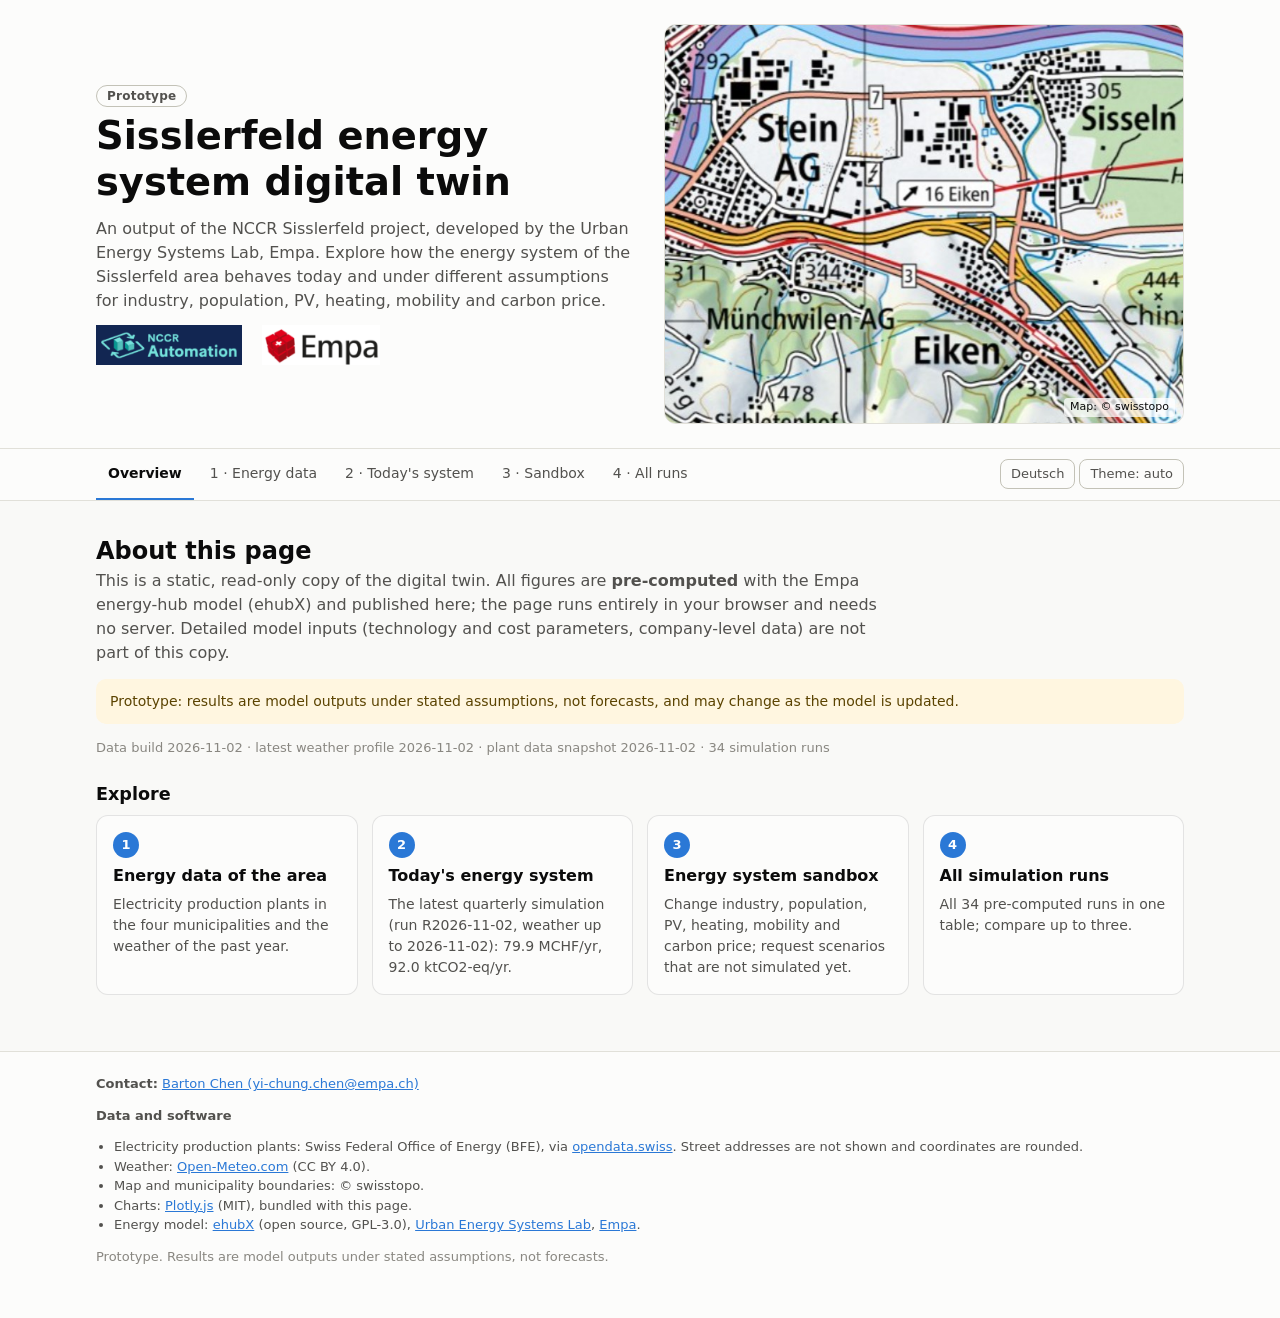
<file: site/index.html>
<!doctype html>
<html lang="en">
<head>
  <meta charset="utf-8">
  <meta name="viewport" content="width=device-width, initial-scale=1">
  <title data-i18n="title.home">Sisslerfeld Energy Digital Twin</title>
  <meta name="description" content="Interactive, public view of the energy system digital twin of the Sisslerfeld area (NCCR / Empa). Pre-computed simulation results; no live data processing.">
  <link rel="stylesheet" href="css/style.css">
</head>
<body data-page="home">
  <header class="hero">
    <div class="wrap hero-body">
      <div class="hero-text">
        <div>
          <span class="badge" data-i18n="hero.badge">Prototype</span>
          <h1 data-i18n="hero.h1">Sisslerfeld energy system digital twin</h1>
        </div>
        <p class="lead" data-i18n="hero.lead" style="color:var(--text-2);max-width:78ch;margin:0">
          An output of the NCCR Sisslerfeld project, developed by the Urban Energy Systems Lab, Empa.
          Explore how the energy system of the Sisslerfeld area behaves today and under different
          assumptions for industry, population, PV, heating, mobility and carbon price.
        </p>
        <div class="logos">
          <img src="assets/nccr_logo.png" alt="NCCR">
          <img src="assets/empa_logo.png" alt="Empa">
        </div>
      </div>
      <figure class="hero-map">
        <img src="assets/sisslerfeld_map.png" width="732" height="562"
             alt="Topographic map of the Sisslerfeld area: Stein, Sisseln, Eiken and Münchwilen">
        <figcaption data-i18n="hero.map">Map: &copy; swisstopo</figcaption>
      </figure>
    </div>
  </header>

  <nav class="topnav" aria-label="Pages">
    <div class="wrap">
      <a href="index.html" data-i18n="nav.home" class="brand" aria-current="page">Overview</a>
      <a href="data.html" data-i18n="nav.data">1 &middot; Energy data</a>
      <a href="today.html" data-i18n="nav.today">2 &middot; Today's system</a>
      <a href="sandbox.html" data-i18n="nav.sandbox">3 &middot; Sandbox</a>
      <a href="runs.html" data-i18n="nav.runs">4 &middot; All runs</a>
      <span class="spacer"></span>
      <button id="lang-btn" type="button" lang="de">Deutsch</button>
      <button id="theme-btn" type="button" aria-label="Switch colour theme">Theme: auto</button>
    </div>
  </nav>

  <div id="fatal" role="alert"></div>
  <noscript data-i18n="noscript">This page needs JavaScript to draw its charts.</noscript>

  <main>
    <section class="block" id="about">
      <div class="wrap">
        <h2 data-i18n="about.h2">About this page</h2>
        <p class="lead" data-i18n="about.lead">
          This is a static, read-only copy of the digital twin. All figures are <strong>pre-computed</strong>
          with the Empa energy-hub model (ehubX) and published here; the page runs entirely in your browser
          and needs no server. Detailed model inputs (technology and cost parameters, company-level data) are
          not part of this copy.
        </p>
        <div class="notice" id="data-notice"></div>
        <p class="meta" id="about-meta"></p>

        <h3 class="group" data-i18n="about.explore">Explore</h3>
        <div class="explore">
          <a class="go" href="data.html">
            <span class="n">1</span><strong data-i18n="go.data.t">Energy data of the area</strong>
            <span data-i18n="go.data.d">Electricity production plants in the four municipalities and the weather of the past year.</span>
          </a>
          <a class="go" href="today.html">
            <span class="n">2</span><strong data-i18n="go.today.t">Today's energy system</strong>
            <span id="go-today">The latest quarterly simulation with the weather of the past 365 days.</span>
          </a>
          <a class="go" href="sandbox.html">
            <span class="n">3</span><strong data-i18n="go.sandbox.t">Energy system sandbox</strong>
            <span data-i18n="go.sandbox.d">Change industry, population, PV, heating, mobility and carbon price; request scenarios that are not simulated yet.</span>
          </a>
          <a class="go" href="runs.html">
            <span class="n">4</span><strong data-i18n="go.runs.t">All simulation runs</strong>
            <span id="go-runs">Every pre-computed run in one table; compare up to three.</span>
          </a>
        </div>
      </div>
    </section>
  </main>

  <footer id="site-footer"></footer>

  <script src="config.js"></script>
  <script src="js/i18n.js"></script>
  <script src="js/data.js"></script>
  <script src="data/manifest.js"></script>
  <script src="js/charts.js"></script>
  <script src="js/app.js"></script>
</body>
</html>
</file>
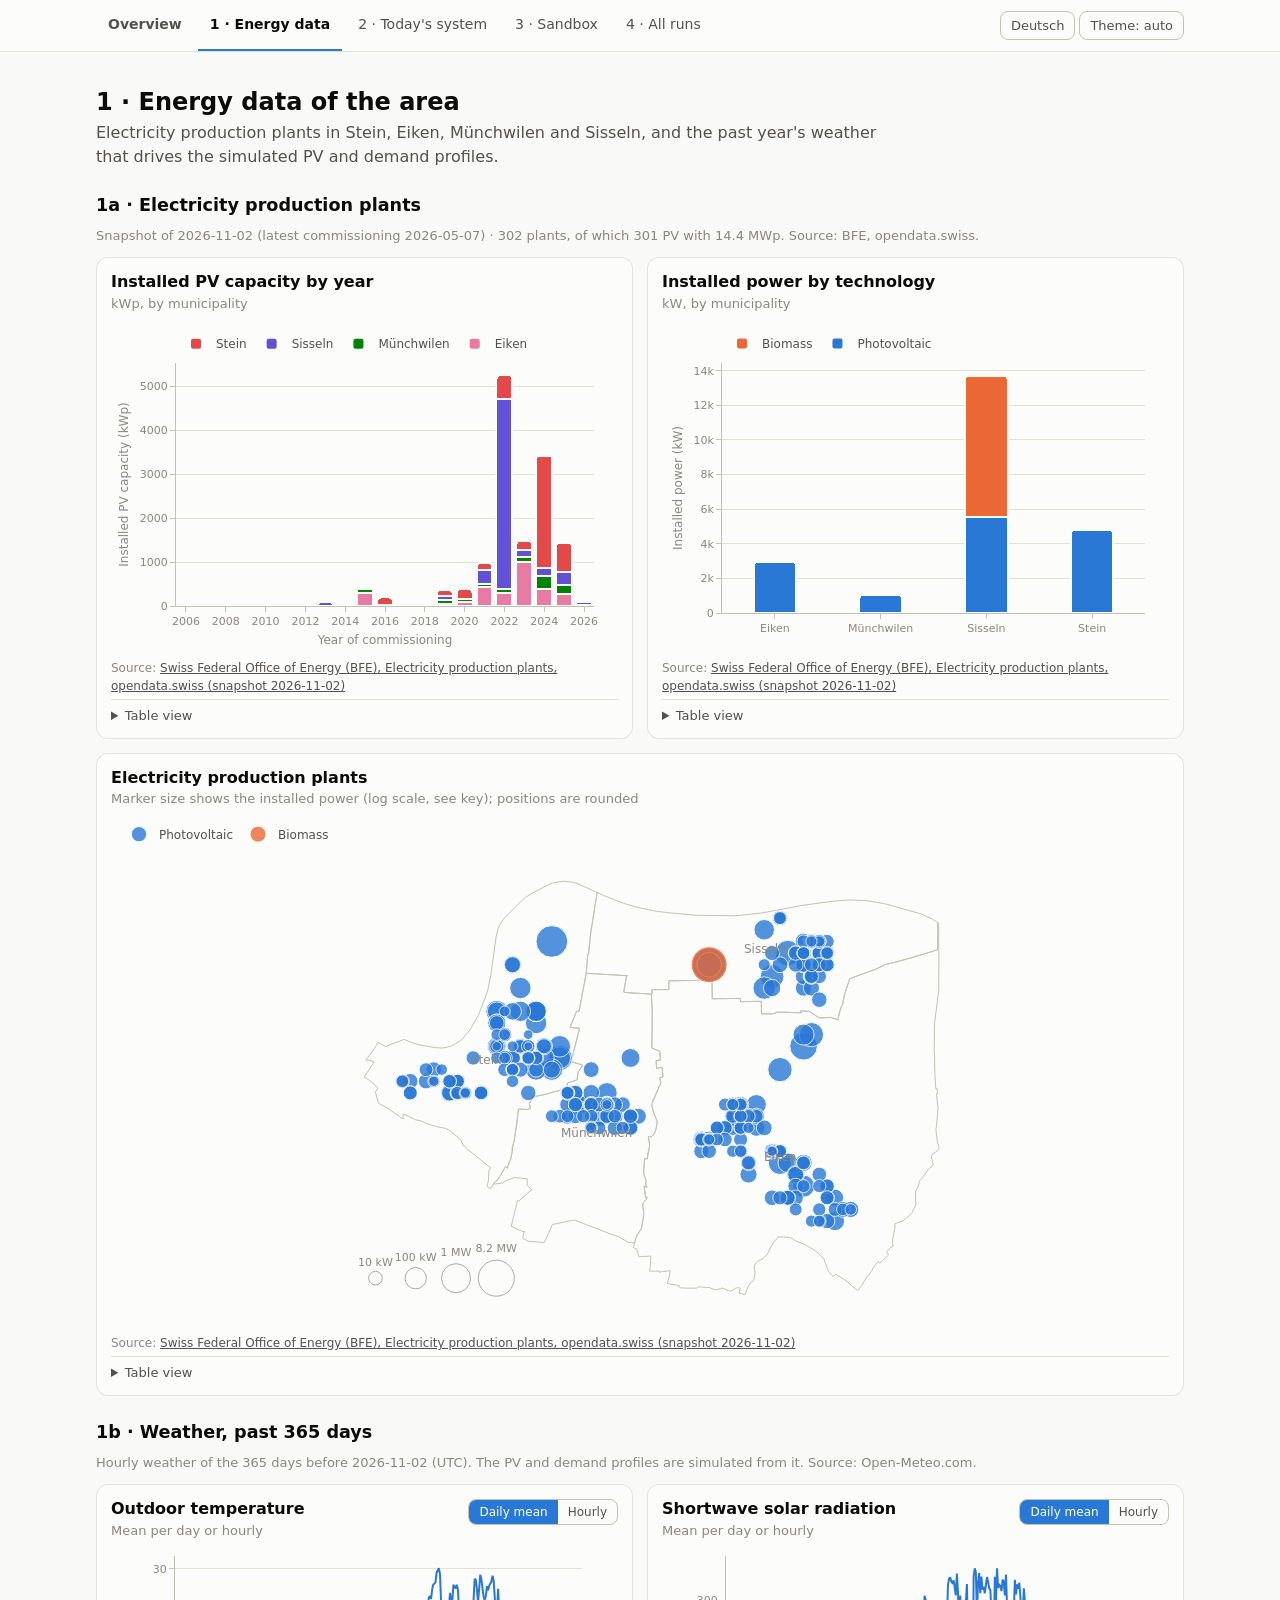
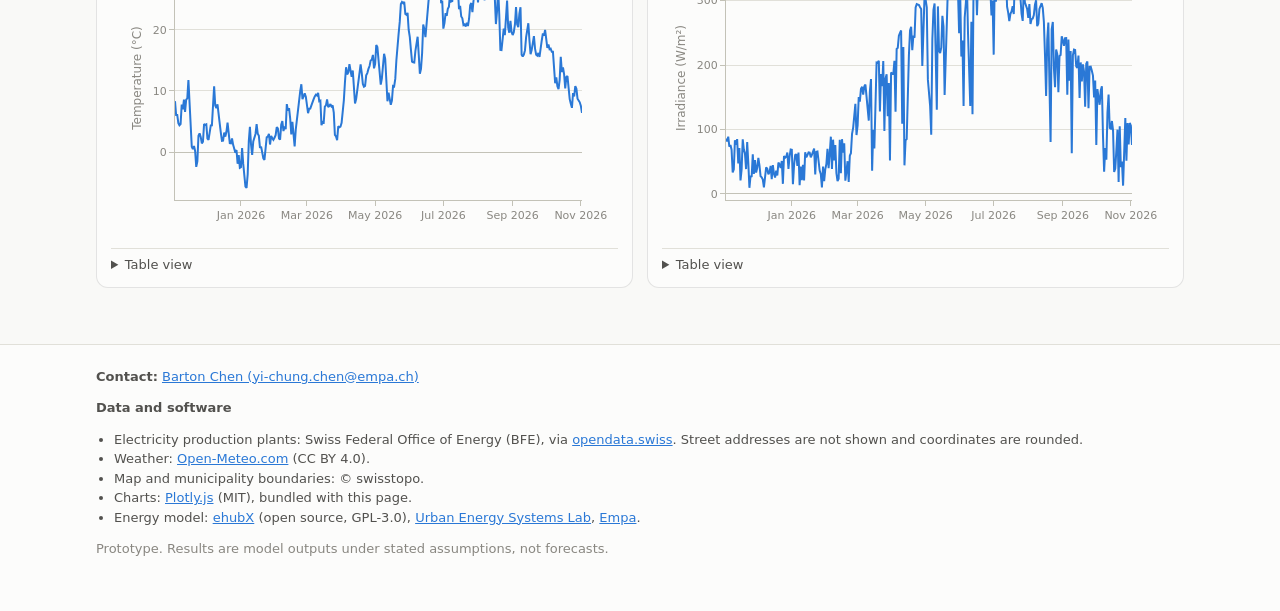
<file: site/data.html>
<!doctype html>
<html lang="en">
<head>
  <meta charset="utf-8">
  <meta name="viewport" content="width=device-width, initial-scale=1">
  <title data-i18n="title.data">Energy data · Sisslerfeld Energy Digital Twin</title>
  <meta name="description" content="Electricity production plants and the weather of the past year in the Sisslerfeld area.">
  <link rel="stylesheet" href="css/style.css">
</head>
<body data-page="data">
  <nav class="topnav" aria-label="Pages">
    <div class="wrap">
      <a href="index.html" data-i18n="nav.home" class="brand">Overview</a>
      <a href="data.html" data-i18n="nav.data" aria-current="page">1 &middot; Energy data</a>
      <a href="today.html" data-i18n="nav.today">2 &middot; Today's system</a>
      <a href="sandbox.html" data-i18n="nav.sandbox">3 &middot; Sandbox</a>
      <a href="runs.html" data-i18n="nav.runs">4 &middot; All runs</a>
      <span class="spacer"></span>
      <button id="lang-btn" type="button" lang="de">Deutsch</button>
      <button id="theme-btn" type="button" aria-label="Switch colour theme">Theme: auto</button>
    </div>
  </nav>

  <div id="fatal" role="alert"></div>
  <noscript data-i18n="noscript">This page needs JavaScript to draw its charts.</noscript>

  <main>
    <section class="block" id="live">
      <div class="wrap">
        <h2 data-i18n="data.h2">1 &middot; Energy data of the area</h2>
        <p class="lead" data-i18n="data.lead">Electricity production plants in Stein, Eiken, Münchwilen and Sisseln, and the past year's weather
          that drives the simulated PV and demand profiles.</p>

        <h3 class="group" data-i18n="data.h3a">1a &middot; Electricity production plants</h3>
        <p class="meta" id="plants-meta"></p>
        <div class="grid two" id="plants-grid"></div>
        <div style="margin-top:14px" id="plants-map"></div>

        <h3 class="group" data-i18n="data.h3b">1b &middot; Weather, past 365 days</h3>
        <p class="meta" id="weather-meta"></p>
        <div class="grid two" id="weather-grid"></div>
      </div>
    </section>
  </main>

  <footer id="site-footer"></footer>

  <script src="config.js"></script>
  <script src="js/i18n.js"></script>
  <script src="js/data.js"></script>
  <script src="data/manifest.js"></script>
  <script src="vendor/plotly-cartesian.min.js"></script>
  <script src="js/charts.js"></script>
  <script src="js/app.js"></script>
</body>
</html>
</file>
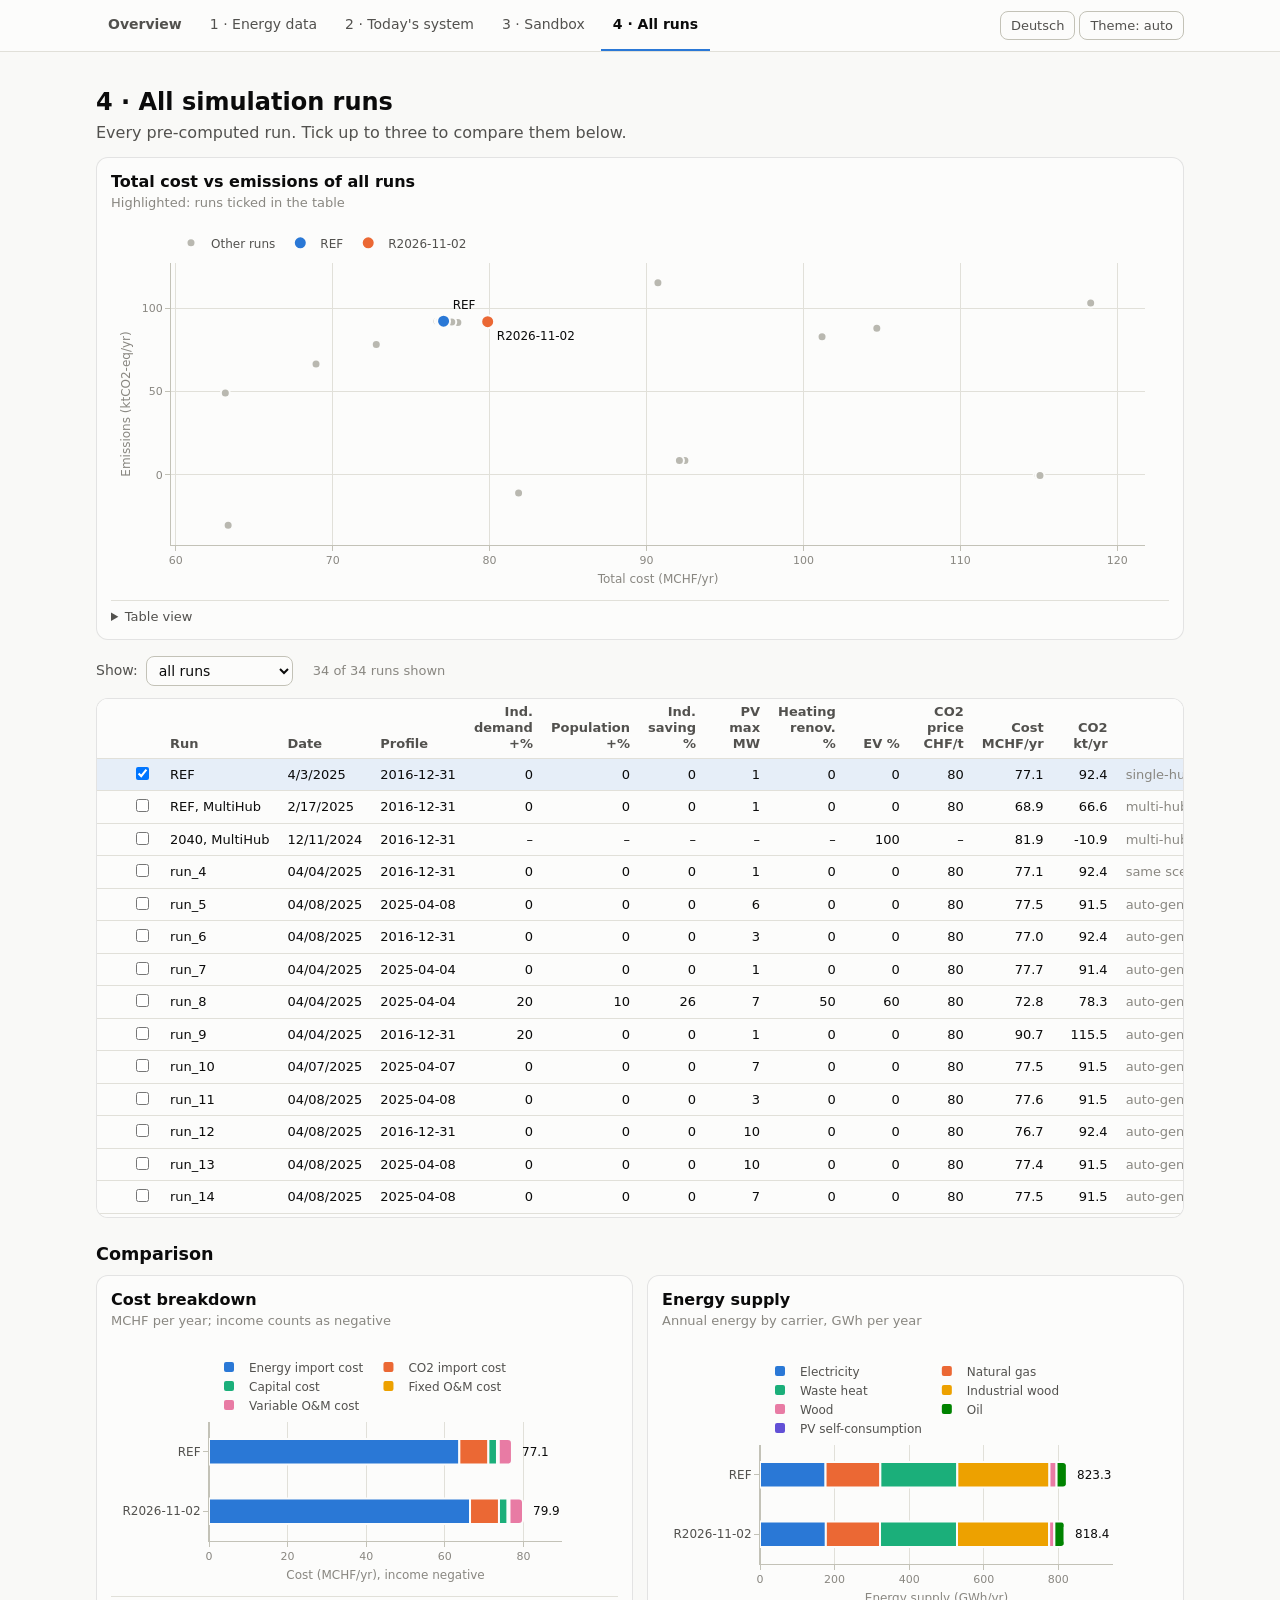
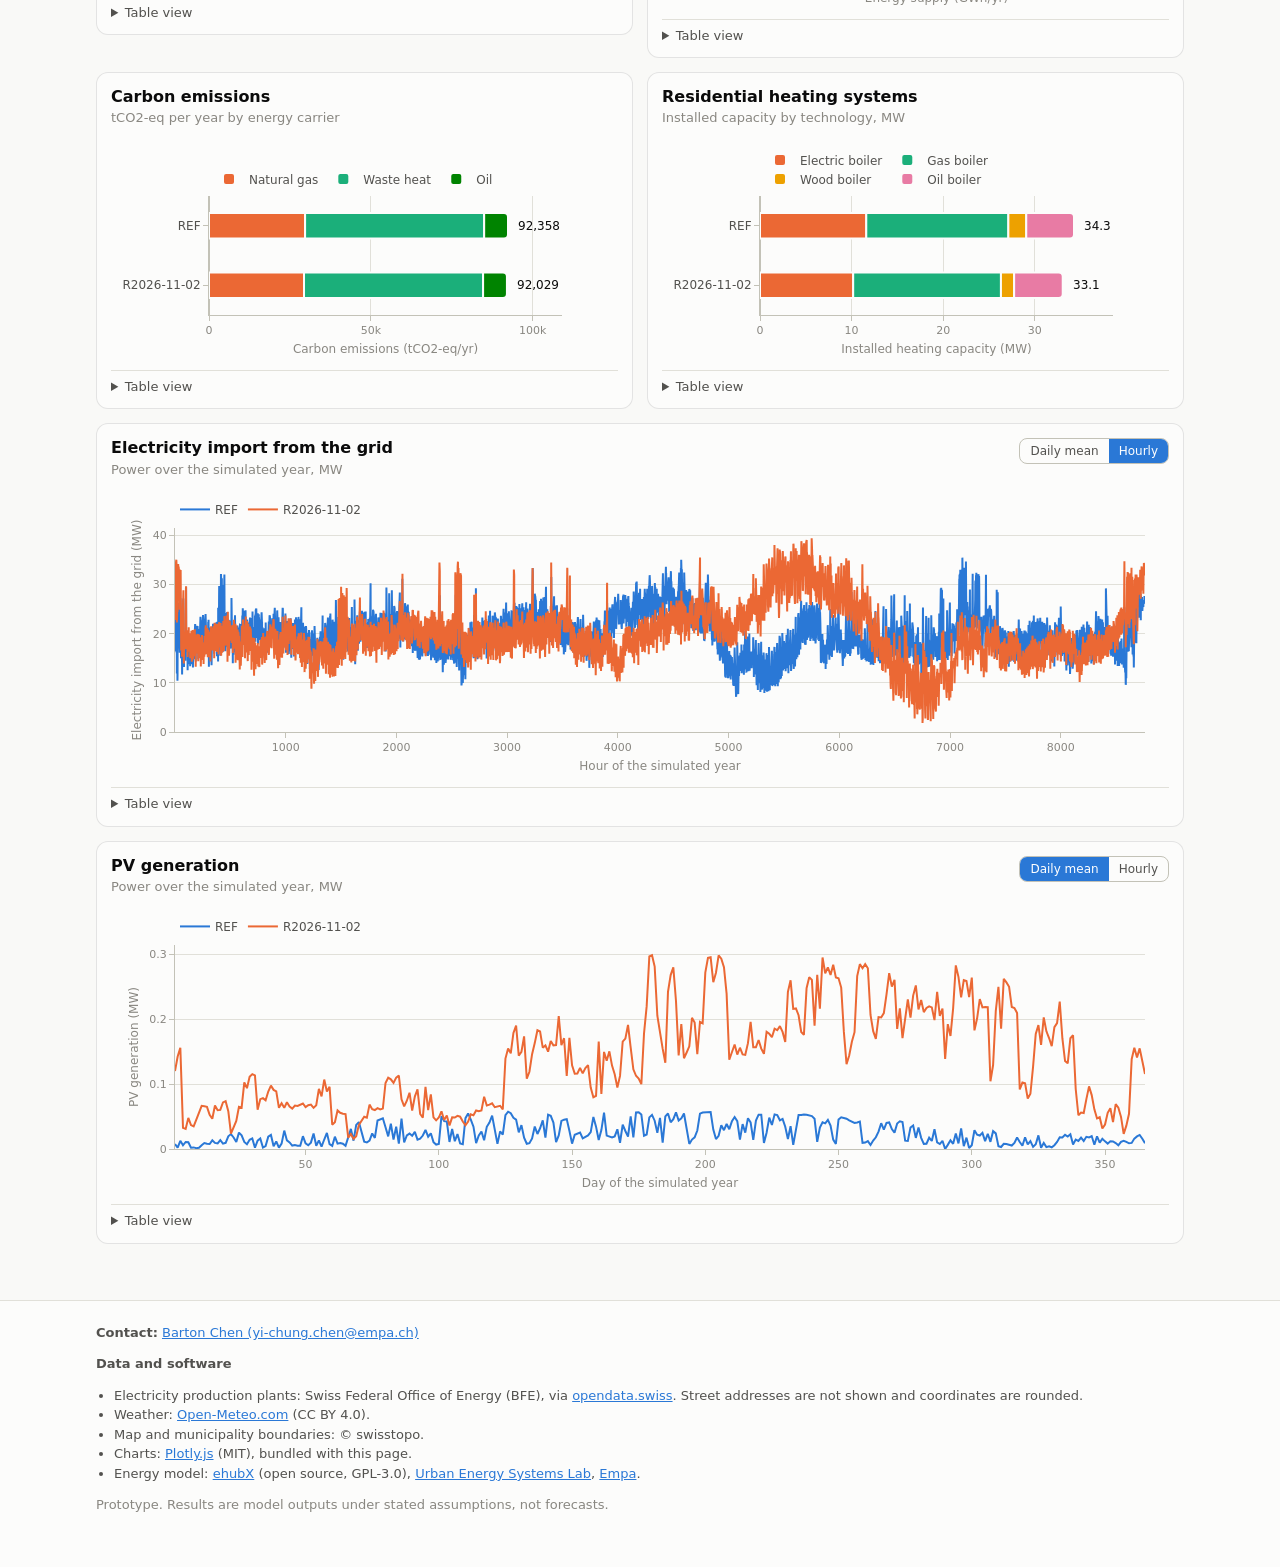
<file: site/runs.html>
<!doctype html>
<html lang="en">
<head>
  <meta charset="utf-8">
  <meta name="viewport" content="width=device-width, initial-scale=1">
  <title data-i18n="title.runs">All runs · Sisslerfeld Energy Digital Twin</title>
  <meta name="description" content="All pre-computed simulation runs of the Sisslerfeld energy digital twin; compare up to three.">
  <link rel="stylesheet" href="css/style.css">
</head>
<body data-page="runs">
  <nav class="topnav" aria-label="Pages">
    <div class="wrap">
      <a href="index.html" data-i18n="nav.home" class="brand">Overview</a>
      <a href="data.html" data-i18n="nav.data">1 &middot; Energy data</a>
      <a href="today.html" data-i18n="nav.today">2 &middot; Today's system</a>
      <a href="sandbox.html" data-i18n="nav.sandbox">3 &middot; Sandbox</a>
      <a href="runs.html" data-i18n="nav.runs" aria-current="page">4 &middot; All runs</a>
      <span class="spacer"></span>
      <button id="lang-btn" type="button" lang="de">Deutsch</button>
      <button id="theme-btn" type="button" aria-label="Switch colour theme">Theme: auto</button>
    </div>
  </nav>

  <div id="fatal" role="alert"></div>
  <noscript data-i18n="noscript">This page needs JavaScript to draw its charts.</noscript>

  <main>
    <section class="block" id="runs">
      <div class="wrap">
        <h2 data-i18n="runs.h2">4 &middot; All simulation runs</h2>
        <p class="lead" data-i18n="runs.lead">Every pre-computed run. Tick up to three to compare them below.</p>
        <div id="runs-overview"></div>
        <div class="toolbar" style="margin-top:16px">
          <label><span data-i18n="runs.show">Show:</span>
            <select id="runs-filter">
              <option value="all" data-i18n="runs.all">all runs</option>
              <option value="single-hub" data-i18n="runs.single">single-hub runs</option>
              <option value="multi-hub" data-i18n="runs.multi">multi-hub runs</option>
            </select>
          </label>
          <span class="meta" id="runs-count"></span>
        </div>
        <div class="runs-wrap"><table class="runs" id="runs-table"></table></div>
        <h3 class="group" data-i18n="runs.compare">Comparison</h3>
        <div id="runs-compare"></div>
      </div>
    </section>
  </main>

  <footer id="site-footer"></footer>

  <script src="config.js"></script>
  <script src="js/i18n.js"></script>
  <script src="js/data.js"></script>
  <script src="data/manifest.js"></script>
  <script src="vendor/plotly-cartesian.min.js"></script>
  <script src="js/charts.js"></script>
  <script src="js/app.js"></script>
</body>
</html>
</file>
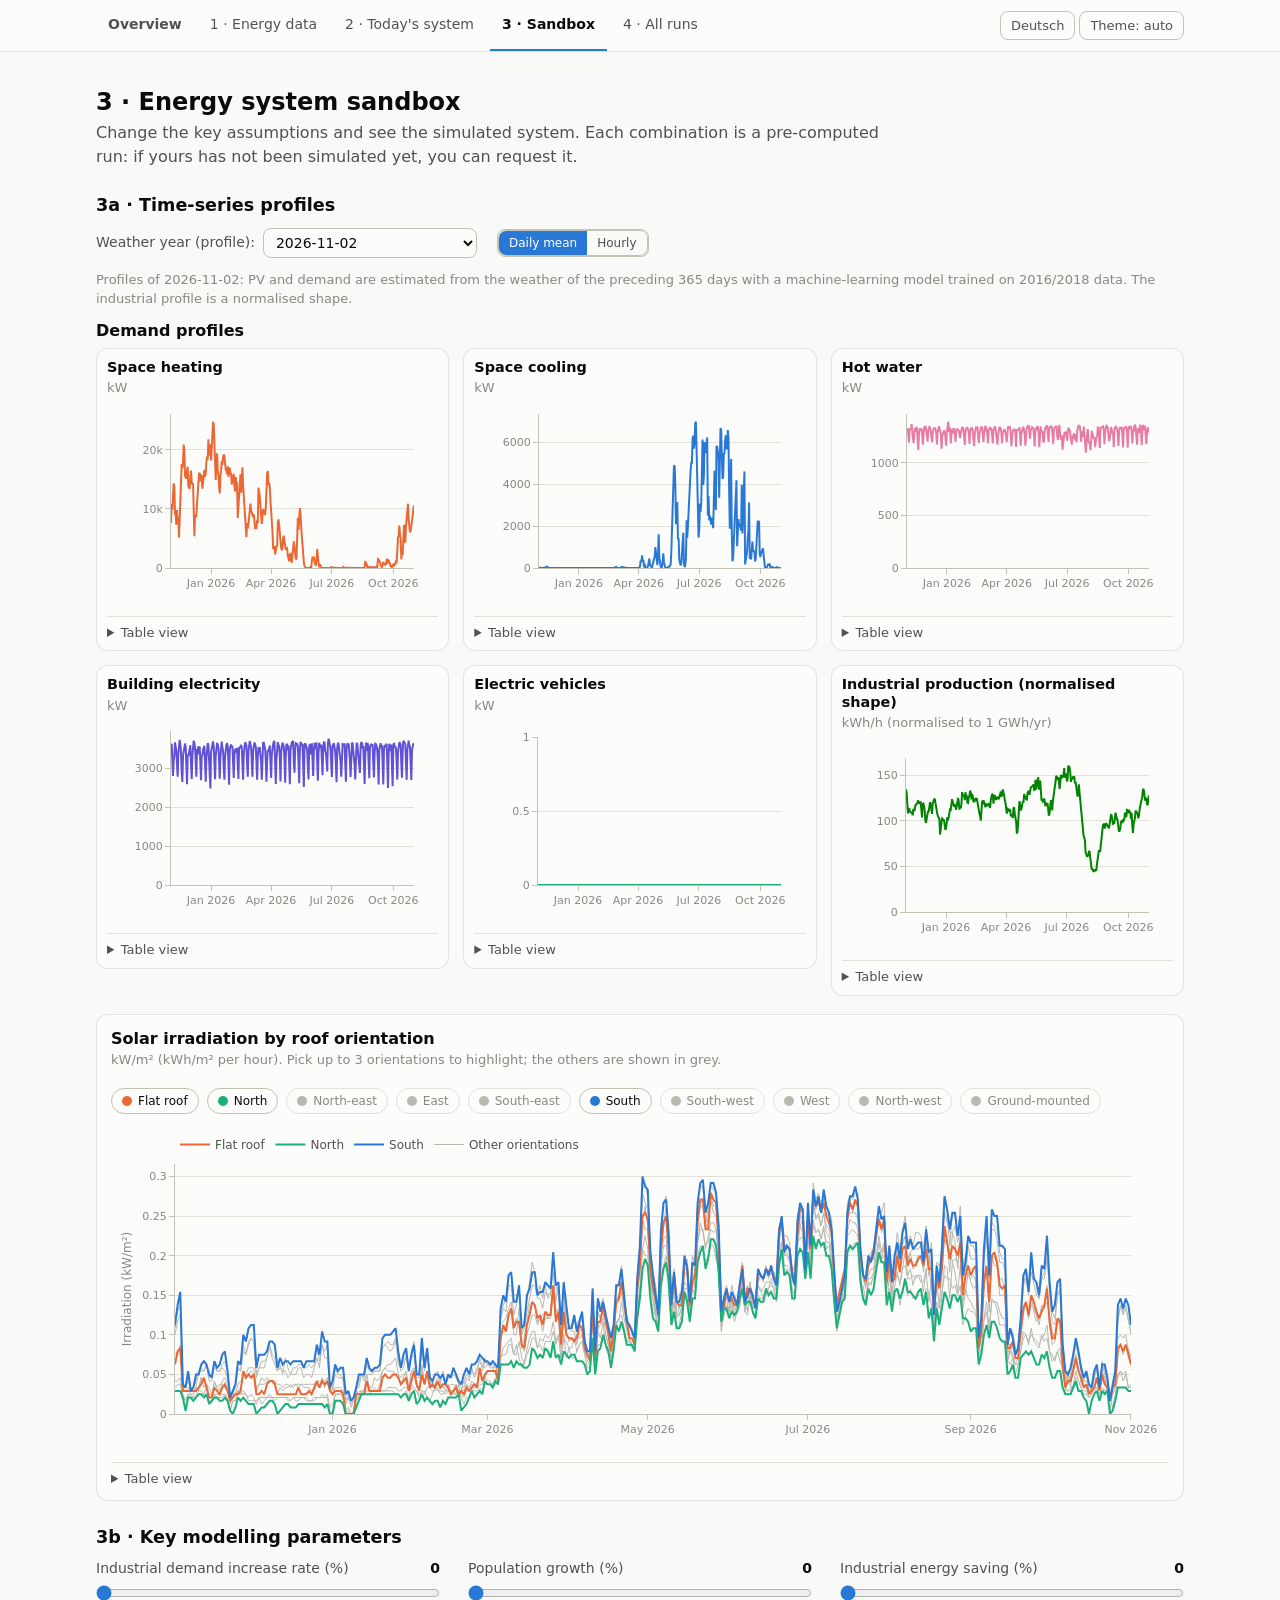
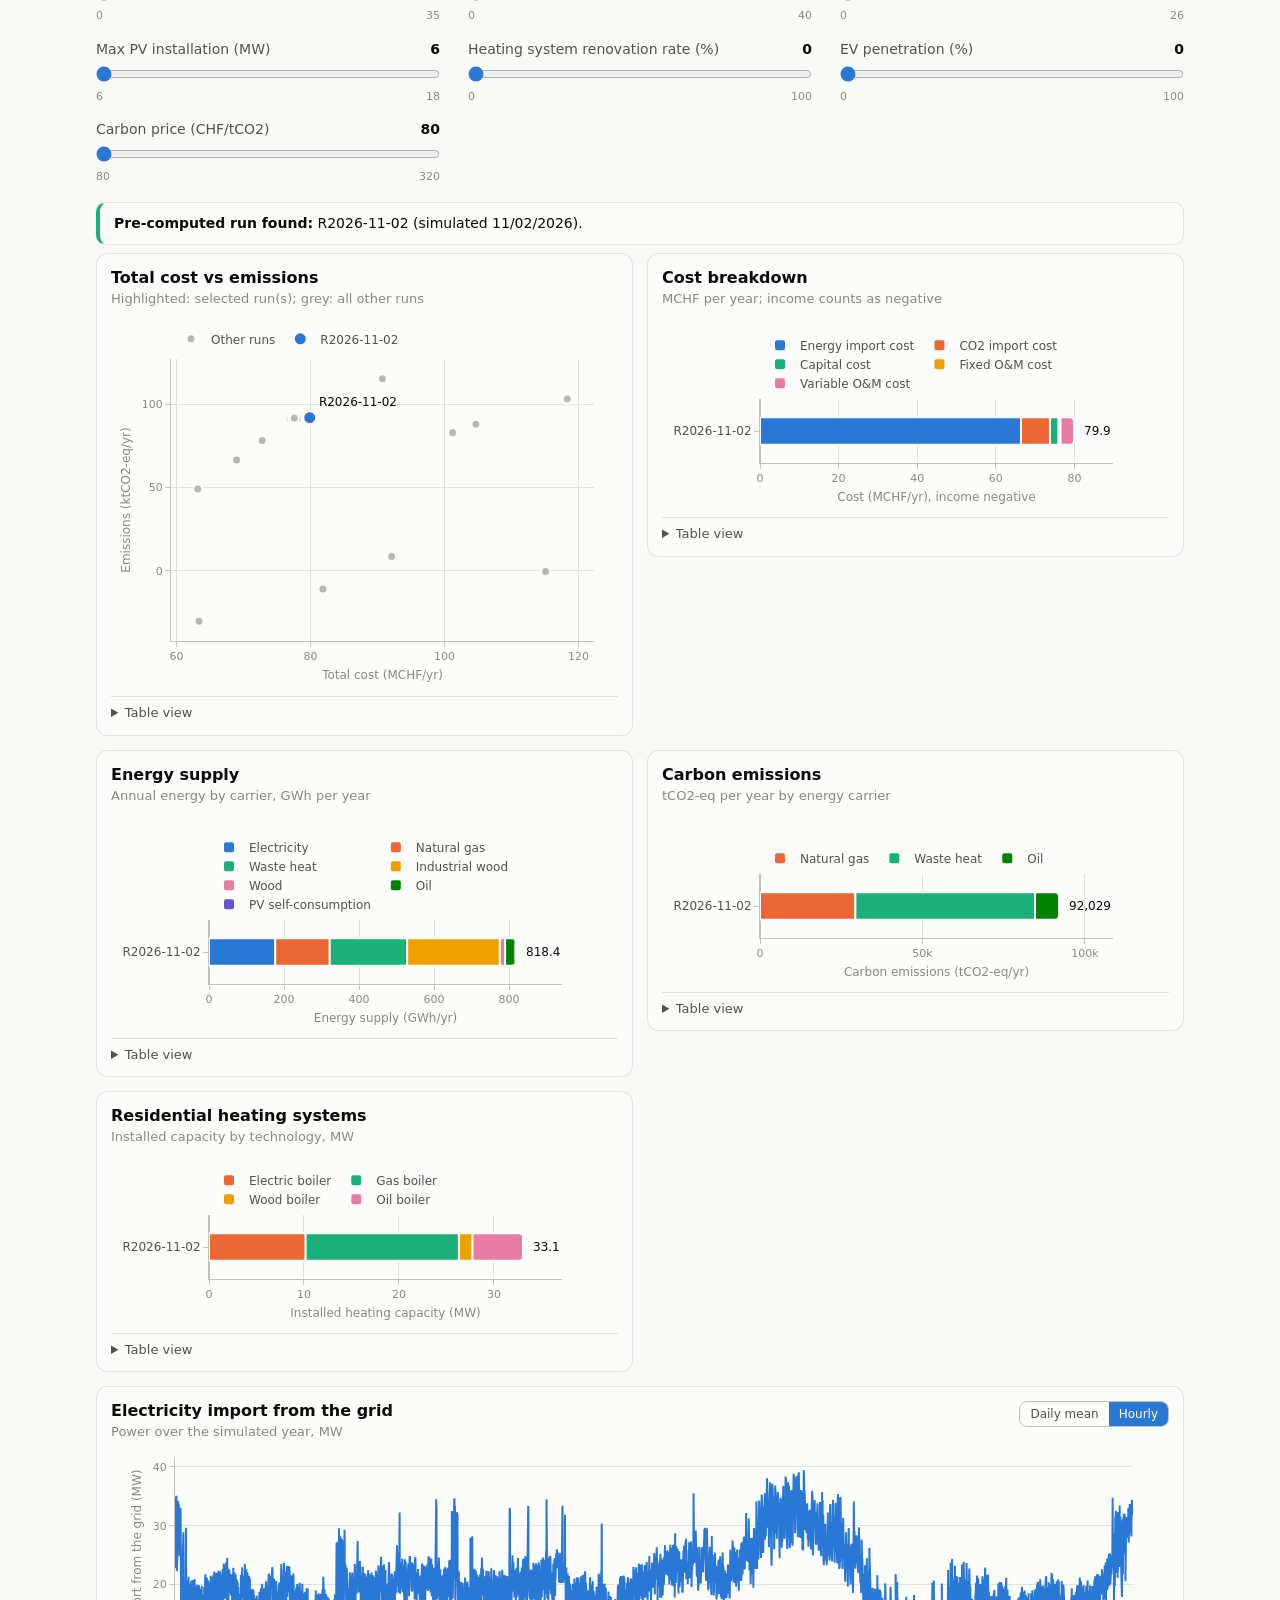
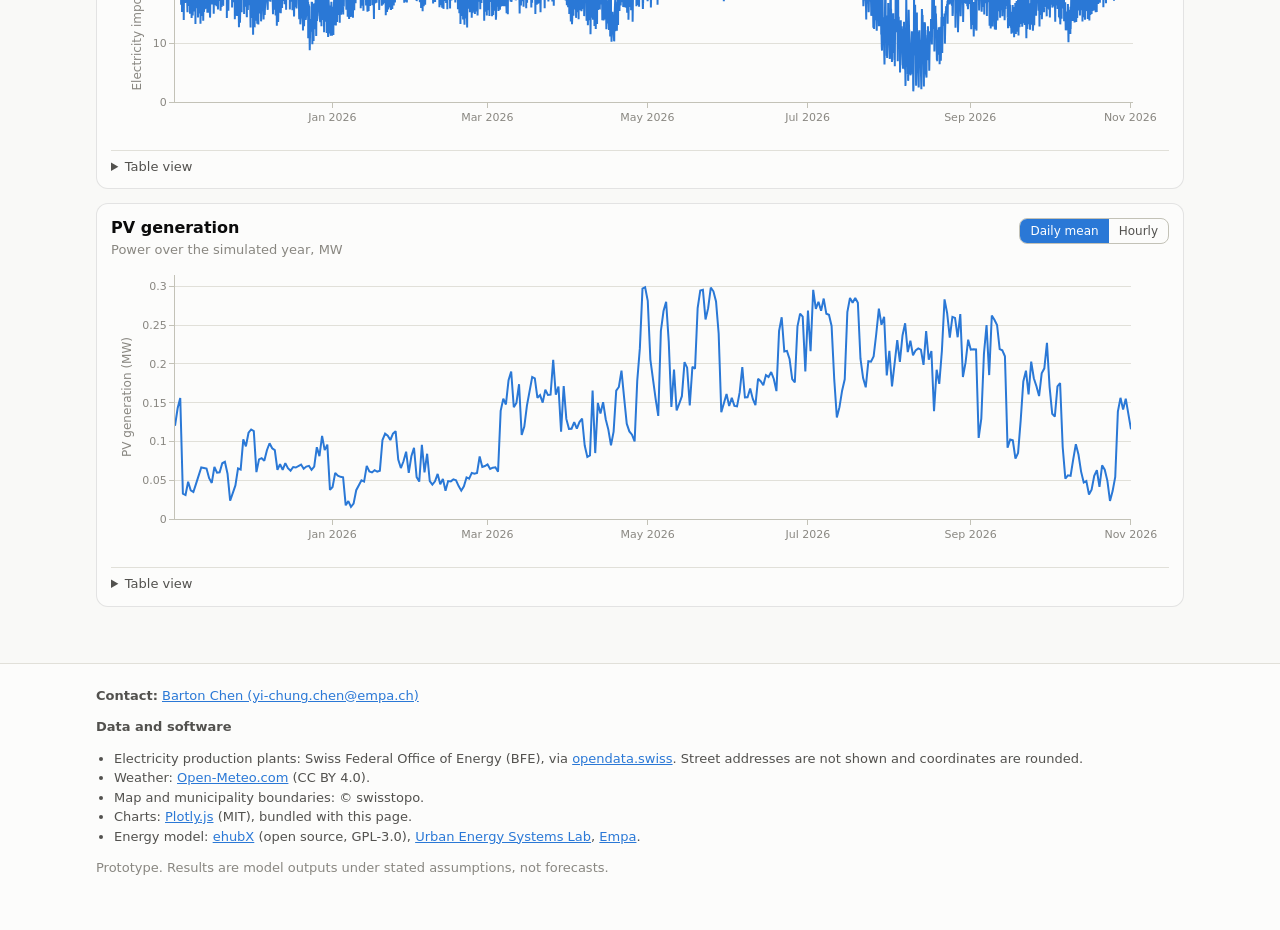
<file: site/sandbox.html>
<!doctype html>
<html lang="en">
<head>
  <meta charset="utf-8">
  <meta name="viewport" content="width=device-width, initial-scale=1">
  <title data-i18n="title.sandbox">Sandbox · Sisslerfeld Energy Digital Twin</title>
  <meta name="description" content="Change the key assumptions of the Sisslerfeld energy system and see pre-computed simulation results.">
  <link rel="stylesheet" href="css/style.css">
</head>
<body data-page="sandbox">
  <nav class="topnav" aria-label="Pages">
    <div class="wrap">
      <a href="index.html" data-i18n="nav.home" class="brand">Overview</a>
      <a href="data.html" data-i18n="nav.data">1 &middot; Energy data</a>
      <a href="today.html" data-i18n="nav.today">2 &middot; Today's system</a>
      <a href="sandbox.html" data-i18n="nav.sandbox" aria-current="page">3 &middot; Sandbox</a>
      <a href="runs.html" data-i18n="nav.runs">4 &middot; All runs</a>
      <span class="spacer"></span>
      <button id="lang-btn" type="button" lang="de">Deutsch</button>
      <button id="theme-btn" type="button" aria-label="Switch colour theme">Theme: auto</button>
    </div>
  </nav>

  <div id="fatal" role="alert"></div>
  <noscript data-i18n="noscript">This page needs JavaScript to draw its charts.</noscript>

  <main>
    <section class="block" id="sandbox">
      <div class="wrap">
        <h2 data-i18n="sandbox.h2">3 &middot; Energy system sandbox</h2>
        <p class="lead" data-i18n="sandbox.lead">Change the key assumptions and see the simulated system. Each combination is a pre-computed
          run: if yours has not been simulated yet, you can request it.</p>

        <h3 class="group" data-i18n="sandbox.h3a">3a &middot; Time-series profiles</h3>
        <div class="toolbar">
          <label><span data-i18n="sandbox.profile">Weather year (profile):</span>
            <select id="profile-select"></select>
          </label>
          <span class="seg" id="profile-res" role="group" aria-label="Time resolution"></span>
        </div>
        <p class="meta" id="profile-meta"></p>
        <h3 style="margin:12px 0 8px" data-i18n="sandbox.demand">Demand profiles</h3>
        <div class="grid three" id="profile-demand"></div>
        <div class="grid" id="profile-solar" style="margin-top:18px"></div>

        <h3 class="group" data-i18n="sandbox.h3b">3b &middot; Key modelling parameters</h3>
        <div class="sliders" id="sliders"></div>
        <div id="match-status"></div>
        <div id="sandbox-results"></div>
      </div>
    </section>
  </main>

  <footer id="site-footer"></footer>

  <script src="config.js"></script>
  <script src="js/i18n.js"></script>
  <script src="js/data.js"></script>
  <script src="data/manifest.js"></script>
  <script src="vendor/plotly-cartesian.min.js"></script>
  <script src="js/charts.js"></script>
  <script src="js/app.js"></script>
</body>
</html>
</file>
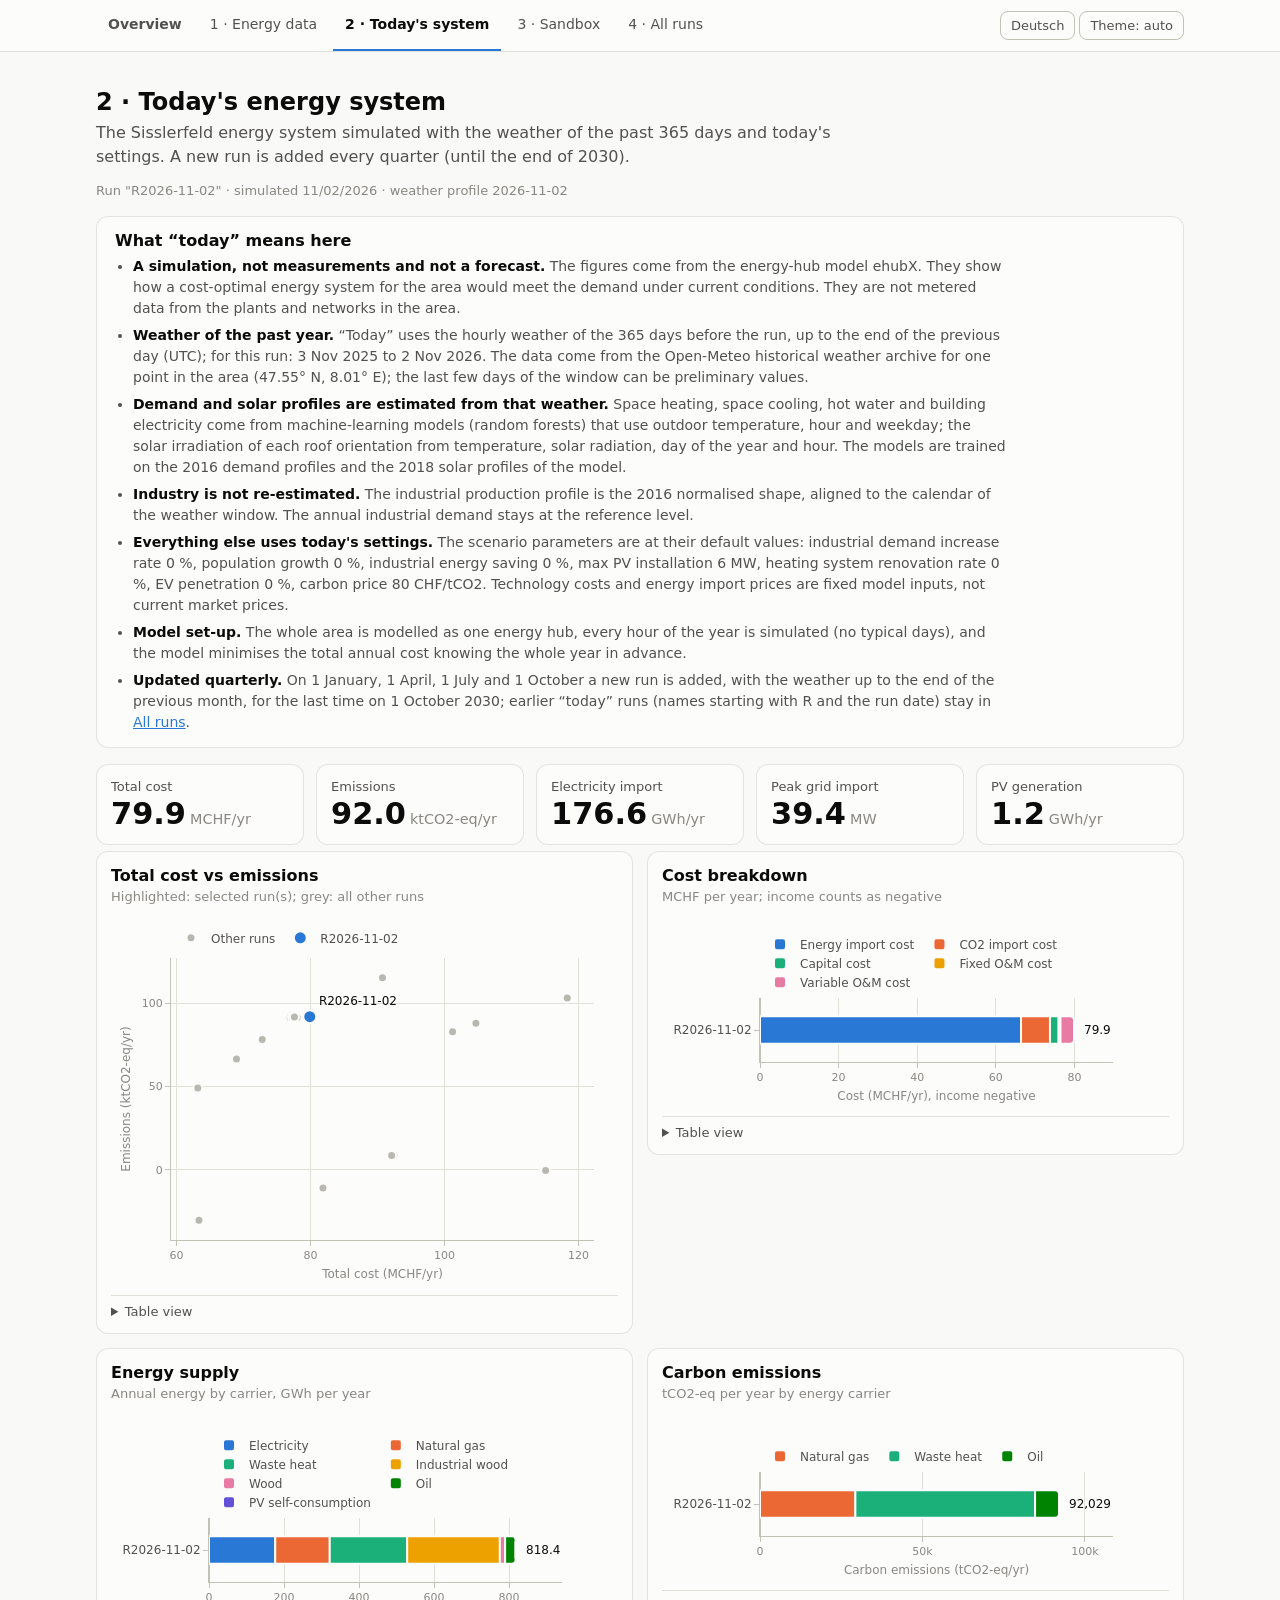
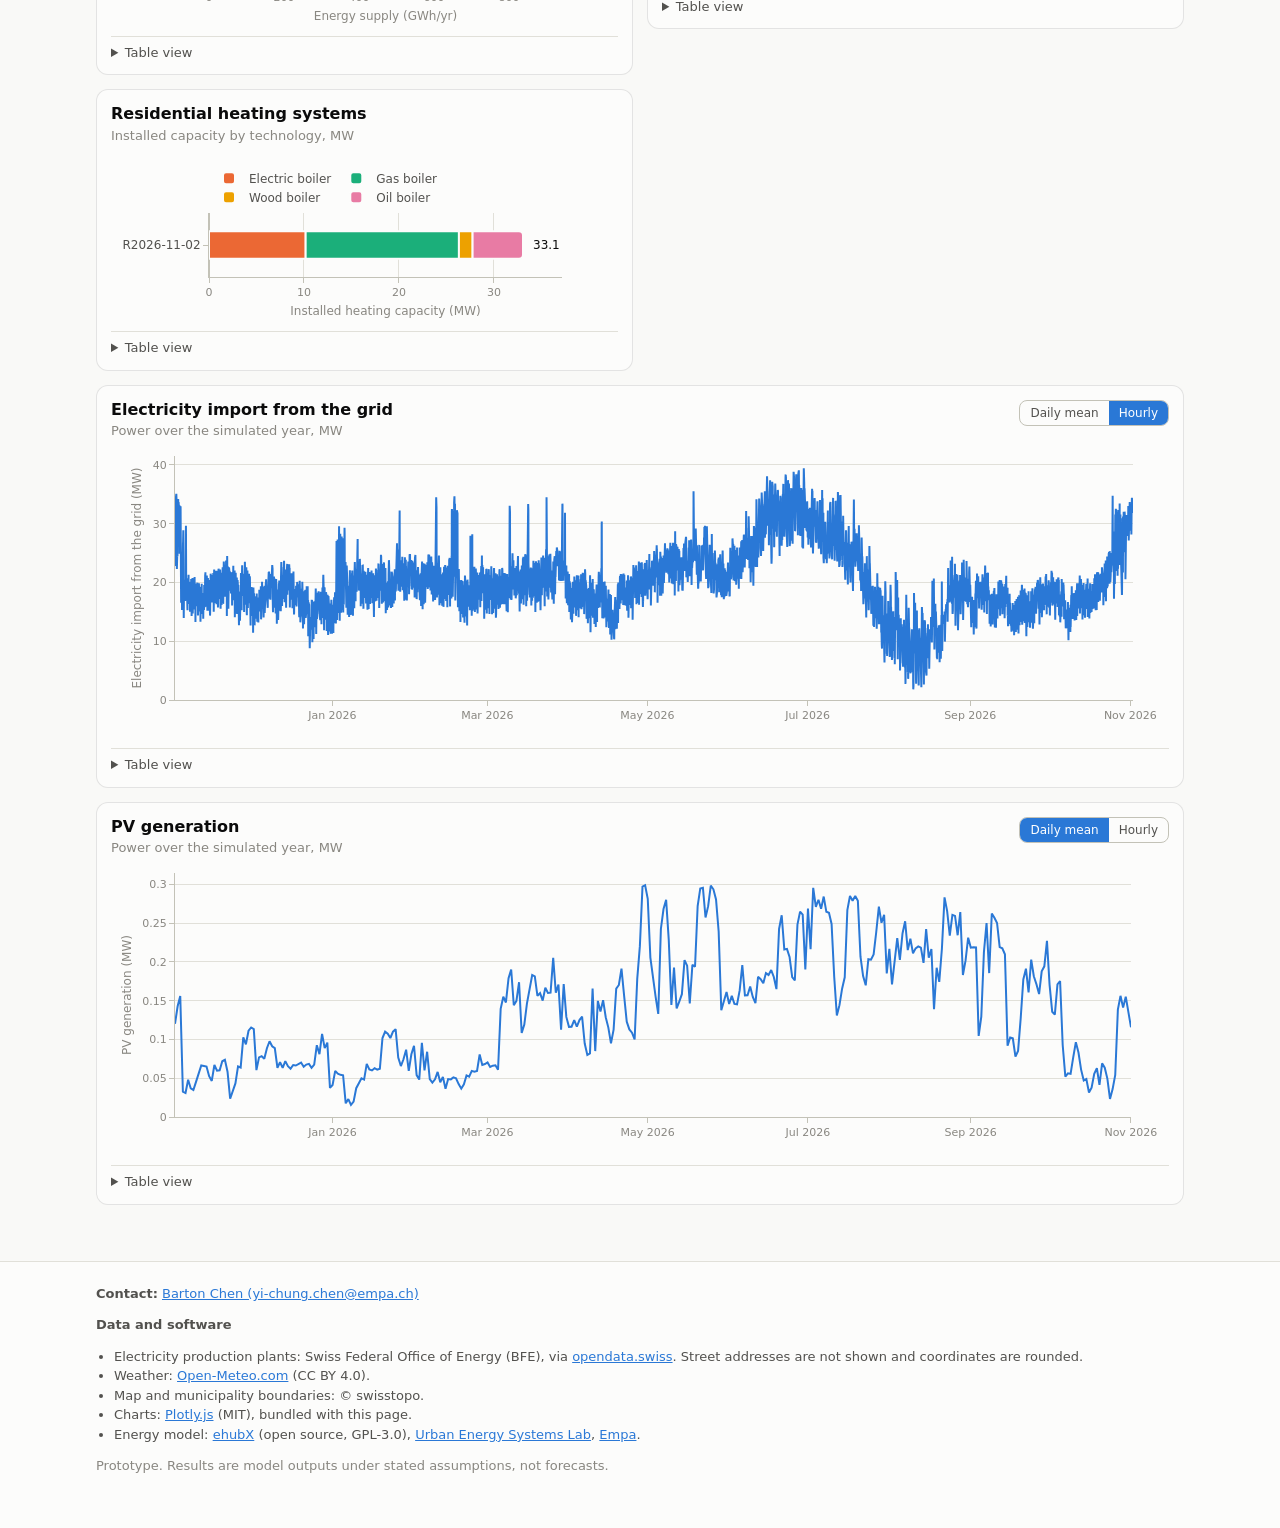
<file: site/today.html>
<!doctype html>
<html lang="en">
<head>
  <meta charset="utf-8">
  <meta name="viewport" content="width=device-width, initial-scale=1">
  <title data-i18n="title.today">Today's system · Sisslerfeld Energy Digital Twin</title>
  <meta name="description" content="Simulation of the Sisslerfeld energy system with the weather of the past 365 days, updated quarterly.">
  <link rel="stylesheet" href="css/style.css">
</head>
<body data-page="today">
  <nav class="topnav" aria-label="Pages">
    <div class="wrap">
      <a href="index.html" data-i18n="nav.home" class="brand">Overview</a>
      <a href="data.html" data-i18n="nav.data">1 &middot; Energy data</a>
      <a href="today.html" data-i18n="nav.today" aria-current="page">2 &middot; Today's system</a>
      <a href="sandbox.html" data-i18n="nav.sandbox">3 &middot; Sandbox</a>
      <a href="runs.html" data-i18n="nav.runs">4 &middot; All runs</a>
      <span class="spacer"></span>
      <button id="lang-btn" type="button" lang="de">Deutsch</button>
      <button id="theme-btn" type="button" aria-label="Switch colour theme">Theme: auto</button>
    </div>
  </nav>

  <div id="fatal" role="alert"></div>
  <noscript data-i18n="noscript">This page needs JavaScript to draw its charts.</noscript>

  <main>
    <section class="block" id="today">
      <div class="wrap">
        <h2 data-i18n="today.h2">2 &middot; Today's energy system</h2>
        <p class="lead" data-i18n="today.lead">The Sisslerfeld energy system simulated with the weather of the past 365 days and today's
          settings. A new run is added every quarter (until the end of 2030).</p>
        <p class="meta" id="today-meta"></p>

        <section class="assume" aria-labelledby="assume-h">
          <h3 id="assume-h" data-i18n="today.assume.h">What &ldquo;today&rdquo; means here</h3>
          <ul>
            <li data-i18n="today.a1"><strong>A simulation, not measurements and not a forecast.</strong> The figures come from the
              energy-hub model ehubX. They show how a cost-optimal energy system for the area would meet the demand
              under current conditions. They are not metered data from the plants and networks in the area.</li>
            <li data-i18n="today.a2"><strong>Weather of the past year.</strong> &ldquo;Today&rdquo; uses the hourly weather of the 365
              days before the run, up to the end of the previous day (UTC); for this run:
              <span id="today-window">the year before the profile date</span>. The data come from the Open-Meteo
              historical weather archive for one point in the area (47.55&deg;&nbsp;N, 8.01&deg;&nbsp;E); the last
              few days of the window can be preliminary values.</li>
            <li data-i18n="today.a3"><strong>Demand and solar profiles are estimated from that weather.</strong> Space heating, space
              cooling, hot water and building electricity come from machine-learning models (random forests) that use
              outdoor temperature, hour and weekday; the solar irradiation of each roof orientation from temperature,
              solar radiation, day of the year and hour. The models are trained on the 2016 demand profiles and the
              2018 solar profiles of the model.</li>
            <li data-i18n="today.a4"><strong>Industry is not re-estimated.</strong> The industrial production profile is the 2016
              normalised shape, aligned to the calendar of the weather window. The annual industrial demand stays at
              the reference level.</li>
            <li data-i18n="today.a5"><strong>Everything else uses today's settings.</strong> The scenario parameters are at their default
              values: <span id="today-params"></span>. Technology costs and energy import prices are fixed model
              inputs, not current market prices.</li>
            <li data-i18n="today.a6"><strong>Model set-up.</strong> The whole area is modelled as one energy hub, every hour of the year
              is simulated (no typical days), and the model minimises the total annual cost knowing the whole year in
              advance.</li>
            <li data-i18n="today.a7"><strong>Updated quarterly.</strong> On 1 January, 1 April, 1 July and 1 October a new run is
              added, with the weather up to the end of the previous month, for the last time on 1 October 2030; earlier &ldquo;today&rdquo; runs (names starting with R
              and the run date) stay in <a href="runs.html">All runs</a>.</li>
          </ul>
        </section>

        <div id="today-tiles"></div>
        <div id="today-results"></div>
      </div>
    </section>
  </main>

  <footer id="site-footer"></footer>

  <script src="config.js"></script>
  <script src="js/i18n.js"></script>
  <script src="js/data.js"></script>
  <script src="data/manifest.js"></script>
  <script src="vendor/plotly-cartesian.min.js"></script>
  <script src="js/charts.js"></script>
  <script src="js/app.js"></script>
</body>
</html>
</file>
<file: site/css/style.css>
/* Sisslerfeld digital twin - public page.
 * Colour tokens follow the validated categorical palette (8 slots, fixed order); dark mode is
 * a separate selection of the same hues, not an automatic flip. */

:root {
  color-scheme: light;
  --page: #f9f9f7;
  --surface: #fcfcfb;
  --text: #0b0b0b;
  --text-2: #52514e;
  --muted: #898781;
  --grid: #e1e0d9;
  --axis: #c3c2b7;
  --border: rgba(11, 11, 11, 0.10);
  --accent: #2a78d6;
  --accent-ink: #ffffff;
  --other: #b9b8b0;
  --s1: #2a78d6; --s2: #eb6834; --s3: #1baf7a; --s4: #eda100;
  --s5: #e87ba4; --s6: #008300; --s7: #6250d6; --s8: #e34948;
  --warn-bg: #fff6e0; --warn-ink: #5b4300;
  --sans: system-ui, -apple-system, "Segoe UI", sans-serif;
}
@media (prefers-color-scheme: dark) {
  :root:where(:not([data-theme="light"])) {
    color-scheme: dark;
    --page: #0d0d0d; --surface: #1a1a19; --text: #f0efec; --text-2: #c3c2b7; --muted: #898781;
    --grid: #2c2c2a; --axis: #383835; --border: rgba(255, 255, 255, 0.10);
    --accent: #3987e5; --other: #55544f;
    --s1: #3987e5; --s2: #d95926; --s3: #199e70; --s4: #c98500;
    --s5: #d55181; --s6: #008300; --s7: #9085e9; --s8: #e66767;
    --warn-bg: #3a2f10; --warn-ink: #f1dca0;
  }
}
:root[data-theme="dark"] {
  color-scheme: dark;
  --page: #0d0d0d; --surface: #1a1a19; --text: #f0efec; --text-2: #c3c2b7; --muted: #898781;
  --grid: #2c2c2a; --axis: #383835; --border: rgba(255, 255, 255, 0.10);
  --accent: #3987e5; --other: #55544f;
  --s1: #3987e5; --s2: #d95926; --s3: #199e70; --s4: #c98500;
  --s5: #d55181; --s6: #008300; --s7: #9085e9; --s8: #e66767;
  --warn-bg: #3a2f10; --warn-ink: #f1dca0;
}

* { box-sizing: border-box; }
html { scroll-behavior: smooth; scroll-padding-top: 64px; }
body {
  margin: 0; background: var(--page); color: var(--text);
  font-family: var(--sans); font-size: 16px; line-height: 1.5;
}
a { color: var(--accent); }
h1, h2, h3 { line-height: 1.2; margin: 0; font-weight: 650; }
h1 { font-size: clamp(1.7rem, 3.5vw, 2.4rem); }
h2 { font-size: 1.5rem; margin-bottom: 4px; }
h3 { font-size: 1rem; }
p { margin: 0 0 12px; }

.wrap { max-width: 1120px; margin: 0 auto; padding: 0 16px; }

/* ---- header */
.hero { background: var(--surface); border-bottom: 1px solid var(--grid); }
/* the whole map is shown (never cropped), at most at its native 732 px so it stays sharp */
.hero-body {
  padding: 24px 16px; display: grid; gap: 20px 32px; align-items: center;
  grid-template-columns: minmax(0, 1fr) minmax(0, 520px);
}
.hero-text { display: grid; gap: 12px; }
.hero-map { margin: 0; position: relative; border: 1px solid var(--grid); border-radius: 12px; overflow: hidden; }
.hero-map img { display: block; width: 100%; height: auto; }
.hero-map figcaption {
  position: absolute; right: 8px; bottom: 6px; font-size: 11px; color: #0b0b0b;
  background: rgba(255, 255, 255, .75); padding: 1px 6px; border-radius: 4px;
}
@media (max-width: 860px) {
  .hero-body { grid-template-columns: minmax(0, 1fr); }
  .hero-map { order: -1; max-width: 732px; }
}
.badge {
  display: inline-block; font-size: 12px; font-weight: 600; letter-spacing: .02em; color: var(--text-2);
  border: 1px solid var(--axis); border-radius: 999px; padding: 1px 10px; margin-bottom: 6px;
}
.logos { display: flex; gap: 20px; align-items: center; flex-wrap: wrap; }
.logos img { height: 40px; width: auto; }
:root[data-theme="dark"] .logos img { background: #fff; padding: 4px 8px; border-radius: 6px; }
@media (prefers-color-scheme: dark) {
  :root:where(:not([data-theme="light"])) .logos img { background: #fff; padding: 4px 8px; border-radius: 6px; }
}

/* ---- top nav */
.topnav { position: sticky; top: 0; z-index: 20; background: var(--surface); border-bottom: 1px solid var(--grid); }
.topnav .wrap { display: flex; gap: 4px; align-items: center; overflow-x: auto; }
.topnav a {
  color: var(--text-2); text-decoration: none; padding: 14px 12px; font-size: 14px; white-space: nowrap;
  border-bottom: 2px solid transparent;
}
.topnav a:hover { color: var(--text); border-bottom-color: var(--axis); }
.topnav a[aria-current="page"] { color: var(--text); border-bottom-color: var(--accent); font-weight: 600; }
.topnav a.brand { font-weight: 650; }
.topnav .spacer { flex: 1; }
.topnav button {
  font: inherit; font-size: 13px; color: var(--text-2); background: none; border: 1px solid var(--axis);
  border-radius: 8px; padding: 4px 10px; cursor: pointer; white-space: nowrap;
}
.topnav button:hover { color: var(--text); }

/* ---- sections */
section.block { padding: 36px 0 8px; }
section.block > .wrap > .lead { color: var(--text-2); max-width: 78ch; }
.notice {
  background: var(--warn-bg); color: var(--warn-ink); border-radius: 10px; padding: 12px 14px; font-size: 14px; margin: 14px 0;
}
.meta { color: var(--muted); font-size: 13px; }

/* ---- overview: links to the pages */
.explore { display: grid; gap: 14px; grid-template-columns: repeat(auto-fit, minmax(min(100%, 240px), 1fr)); }
.explore a.go {
  display: grid; gap: 6px; align-content: start; padding: 16px; text-decoration: none; color: var(--text-2); font-size: 14px;
  background: var(--surface); border: 1px solid var(--border); border-radius: 12px;
}
.explore a.go:hover { border-color: var(--accent); }
.explore a.go strong { color: var(--text); font-size: 1rem; }
.explore a.go .n {
  width: 26px; height: 26px; border-radius: 50%; display: grid; place-items: center; font-size: 13px; font-weight: 650;
  background: var(--accent); color: var(--accent-ink);
}

/* ---- today: assumptions behind "today" */
.assume { background: var(--surface); border: 1px solid var(--border); border-radius: 12px; padding: 14px 18px; margin: 16px 0; }
.assume h3 { font-size: 1rem; margin-bottom: 6px; }
.assume ul { margin: 0; padding-left: 18px; display: grid; gap: 6px; font-size: 14px; color: var(--text-2); max-width: 100ch; }
.assume strong { color: var(--text); }
h3.group { margin: 26px 0 10px; font-size: 1.1rem; }

/* ---- cards & grids */
.grid { display: grid; gap: 14px; align-items: start; }
.grid.two { grid-template-columns: repeat(auto-fit, minmax(min(100%, 480px), 1fr)); }
.grid.three { grid-template-columns: repeat(auto-fill, minmax(min(100%, 330px), 1fr)); }
.card {
  background: var(--surface); border: 1px solid var(--border); border-radius: 12px; padding: 14px 14px 8px; min-width: 0;
}
.card > header { display: flex; flex-wrap: wrap; justify-content: space-between; gap: 10px; align-items: flex-start; margin-bottom: 4px; }
.card .sub { color: var(--muted); font-size: 13px; margin: 2px 0 0; }
.card .plot { width: 100%; }
.card.small { padding: 10px 10px 4px; }
.card.small h3 { font-size: .9rem; }
.card .src { color: var(--muted); font-size: 12px; margin: 2px 0 4px; }
.card .src a { color: var(--text-2); }
details.tbl { margin-top: 4px; border-top: 1px solid var(--grid); padding: 6px 0 4px; }
details.tbl summary { cursor: pointer; font-size: 13px; color: var(--text-2); }
.tbl-body { overflow: auto; max-height: 320px; margin-top: 6px; }
.tbl-body table { border-collapse: collapse; font-size: 13px; width: 100%; }
.tbl-body th, .tbl-body td { text-align: right; padding: 3px 8px; border-bottom: 1px solid var(--grid); white-space: nowrap; }
.tbl-body th:first-child, .tbl-body td:first-child { text-align: left; }
.tbl-body th { position: sticky; top: 0; background: var(--surface); color: var(--text-2); font-weight: 600; }

/* ---- stat tiles */
.tiles { display: grid; gap: 12px; grid-template-columns: repeat(auto-fit, minmax(170px, 1fr)); margin: 14px 0 6px; }
.tile { background: var(--surface); border: 1px solid var(--border); border-radius: 12px; padding: 12px 14px; }
.tile .l { color: var(--text-2); font-size: 13px; }
.tile .v { font-size: 1.9rem; font-weight: 650; line-height: 1.15; }
.tile .u { font-size: .9rem; font-weight: 500; color: var(--muted); margin-left: 4px; }

/* ---- controls */
.seg { display: inline-flex; border: 1px solid var(--axis); border-radius: 8px; overflow: hidden; }
.seg button {
  font: inherit; font-size: 12px; padding: 3px 10px; border: 0; background: none; color: var(--text-2); cursor: pointer;
}
.seg button[aria-pressed="true"] { background: var(--accent); color: var(--accent-ink); }
.chips { display: flex; flex-wrap: wrap; gap: 6px; }
.chips button {
  font: inherit; font-size: 12px; padding: 3px 10px; border: 1px solid var(--grid); border-radius: 999px;
  background: none; color: var(--muted); cursor: pointer; display: inline-flex; align-items: center; gap: 6px;
}
.chips button[aria-pressed="true"] { border-color: var(--axis); color: var(--text); }
.chips .sw { width: 10px; height: 10px; border-radius: 50%; }
.toolbar { display: flex; flex-wrap: wrap; gap: 12px 20px; align-items: center; margin: 12px 0; }
.toolbar label { font-size: 14px; color: var(--text-2); display: flex; gap: 8px; align-items: center; }
select {
  font: inherit; font-size: 14px; color: var(--text); background: var(--surface); border: 1px solid var(--axis);
  border-radius: 8px; padding: 5px 8px;
}
button.primary {
  font: inherit; font-weight: 600; background: var(--accent); color: var(--accent-ink); border: 0; border-radius: 8px;
  padding: 9px 16px; cursor: pointer; text-decoration: none; display: inline-block;
}
button.ghost, a.ghost {
  font: inherit; font-size: 13px; background: none; color: var(--text-2); border: 1px solid var(--axis);
  border-radius: 8px; padding: 5px 10px; cursor: pointer; text-decoration: none;
}

/* ---- sliders */
.sliders { display: grid; gap: 14px 28px; grid-template-columns: repeat(auto-fit, minmax(min(100%, 320px), 1fr)); }
.slider label { display: flex; justify-content: space-between; gap: 8px; font-size: 14px; color: var(--text-2); }
.slider output { font-weight: 650; color: var(--text); }
.slider input[type=range] { width: 100%; accent-color: var(--accent); margin: 6px 0 0; }
.slider .ends { display: flex; justify-content: space-between; font-size: 11px; color: var(--muted); }
.status { border-radius: 10px; padding: 10px 14px; font-size: 14px; margin: 16px 0 8px; border: 1px solid var(--border); background: var(--surface); }
.status.ok { border-left: 4px solid var(--s3); }
.status.miss { border-left: 4px solid var(--s4); }
.chips { display: flex; flex-wrap: wrap; gap: 8px; margin-top: 8px; }
.request { margin-top: 10px; display: grid; gap: 8px; }
.request code {
  display: block; padding: 8px 10px; background: var(--page); border: 1px solid var(--grid); border-radius: 8px;
  font-size: 12px; word-break: break-word;
}

/* ---- runs table */
.runs-wrap { overflow: auto; border: 1px solid var(--border); border-radius: 12px; background: var(--surface); max-height: 520px; }
table.runs { border-collapse: collapse; font-size: 13px; width: 100%; }
table.runs th, table.runs td { padding: 5px 9px; border-bottom: 1px solid var(--grid); text-align: right; white-space: nowrap; }
table.runs th { white-space: normal; vertical-align: bottom; line-height: 1.25; min-width: 64px; }
table.runs th { position: sticky; top: 0; background: var(--surface); color: var(--text-2); font-weight: 600; z-index: 1; }
table.runs td:nth-child(2), table.runs th:nth-child(2), table.runs td:nth-child(3), table.runs th:nth-child(3),
table.runs td:nth-child(4), table.runs th:nth-child(4) { text-align: left; }
table.runs tr.sel { background: color-mix(in srgb, var(--accent) 10%, transparent); }
table.runs td.note { text-align: left; color: var(--muted); max-width: 170px; overflow: hidden; text-overflow: ellipsis; }

/* ---- footer / errors */
footer { margin-top: 48px; border-top: 1px solid var(--grid); background: var(--surface); padding: 22px 0 40px; font-size: 13px; color: var(--text-2); }
footer ul { margin: 6px 0 12px; padding-left: 18px; }
#fatal { display: none; margin: 16px; padding: 12px 14px; border-radius: 8px; background: #fde8e8; color: #7a1010; font-size: 14px; }
noscript { display: block; padding: 16px; }
</file>
